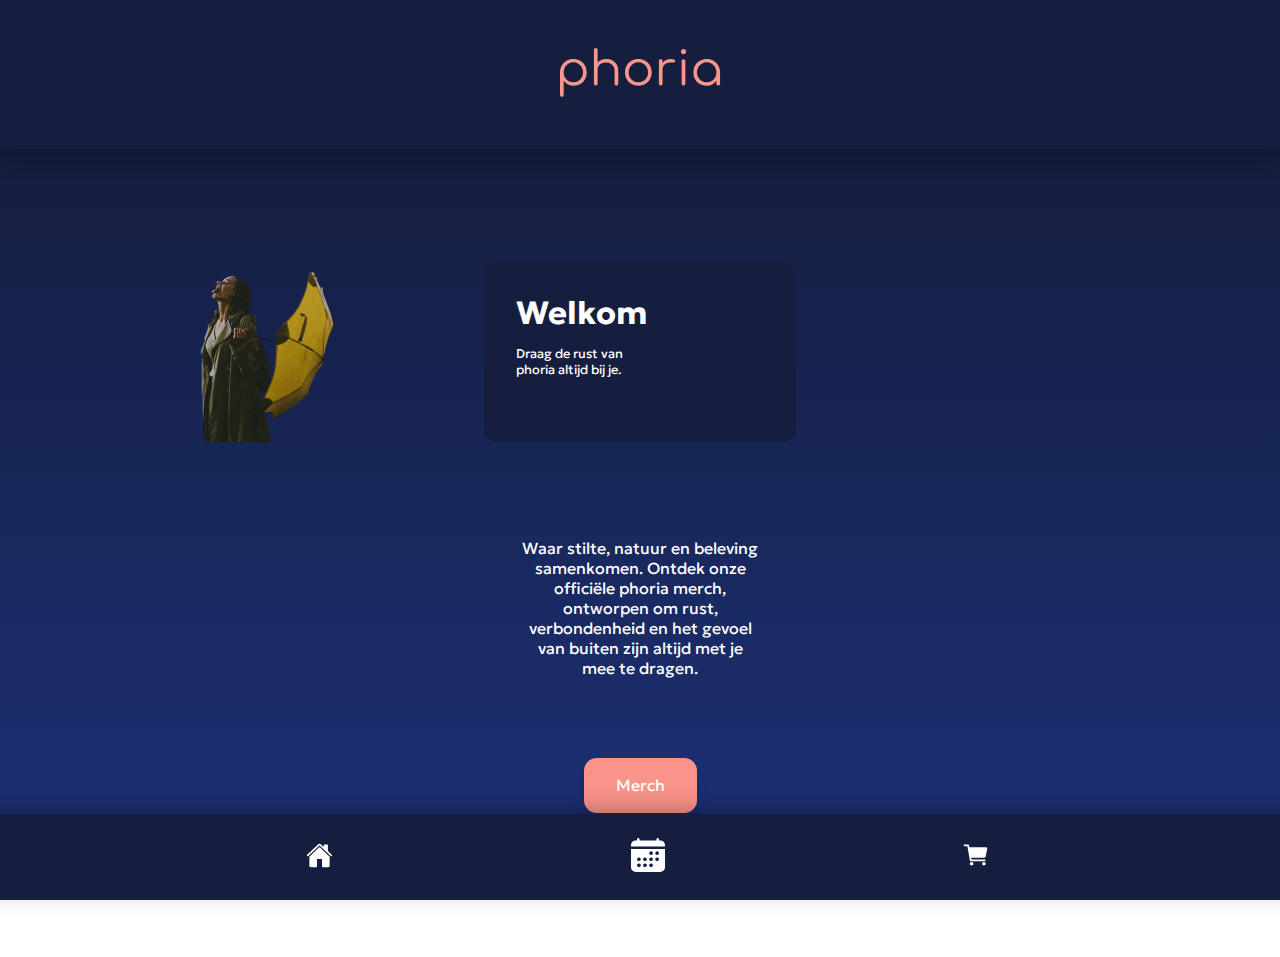
<file: index.html>
<!DOCTYPE html>
<html lang="en">
<head>
    <meta charset="UTF-8">
    <meta name="viewport" content="width=device-width, initial-scale=1.0">
    <title>Merch app</title>
    <link rel="stylesheet" href="style.css">
    
    
</head>
<body>
   
    <header>
        <nav>
            <a href="index.html">
                <img src="images/logo.svg" alt="logo" class="logo">  

            </a>
        </nav>
    </header>

    <main>
        <section class="section1home">
            <div  class="div1back">
                <div class="div1">   
                    <h1>Welkom</h1>
                    <p class="p1home" >Draag de rust van phoria altijd bij je.</p>
                </div>
            </div>
            <img class="hero" src="images/hero.png" alt="hero-image">
        </section>

        <p class="p2home">Waar stilte, natuur en beleving samenkomen. Ontdek onze officiële phoria merch, ontworpen om rust, verbondenheid en het gevoel van buiten zijn altijd met je mee te dragen.</p>
        <div class="divbtn">
            <a class="button" href="merch.html">Merch</a>
        </div>
    </main>

    <footer>
        <a href="index.html">
            <img src="images/home-icon.svg" alt="home-icon">
        </a>

        <a href="calender.html">
            <img src="images/calender-icon.svg" alt="calender-icon">
        </a>

         <a href="mandje.html">
            <img src="images/cart-icon.svg" alt="cart-icon">
        </a>
    </footer>
</body>
</html>
</file>
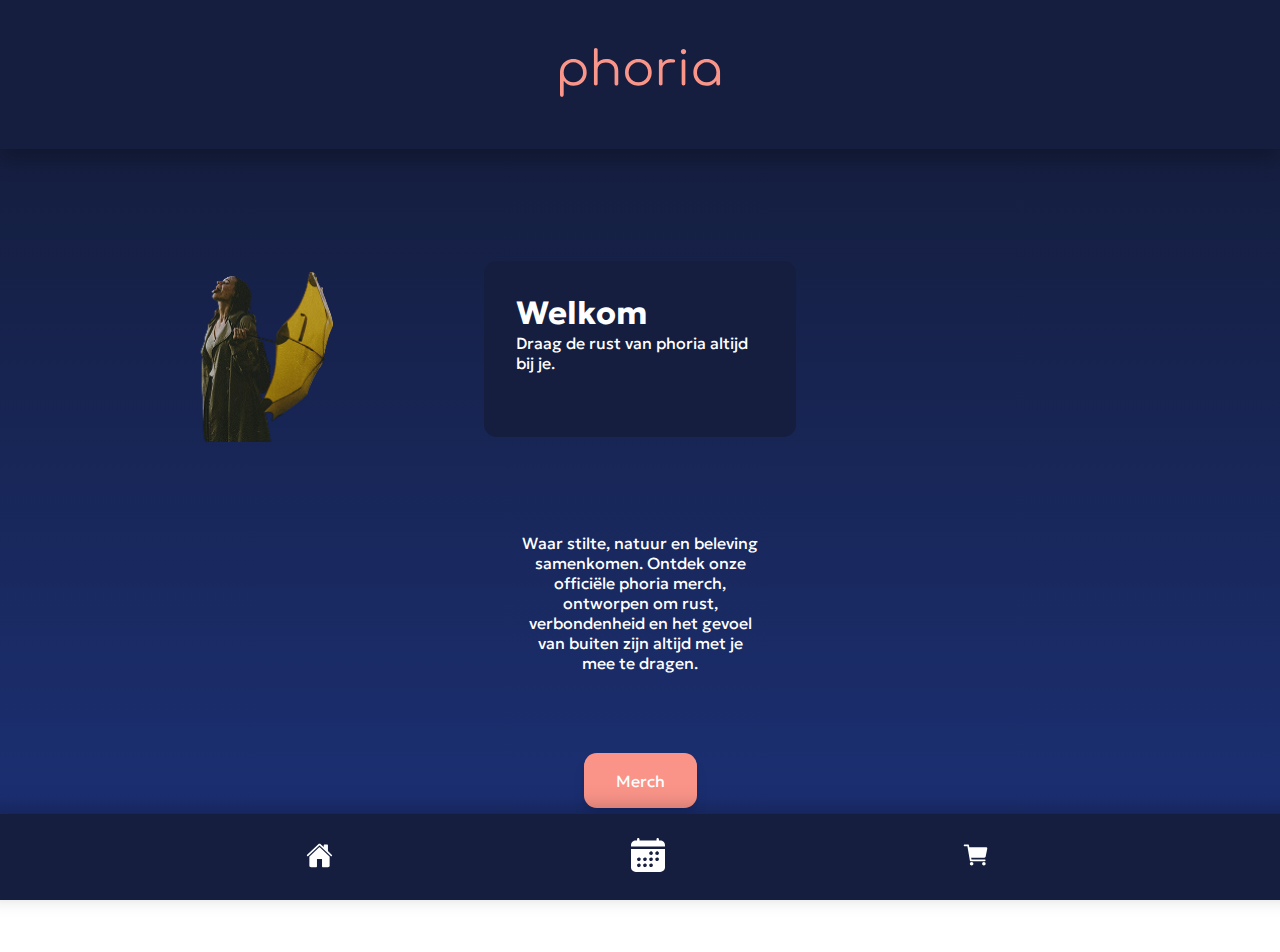
<file: Home/index.html>
<!DOCTYPE html>
<html lang="en">
<head>
    <meta charset="UTF-8">
    <meta name="viewport" content="width=device-width, initial-scale=1.0">
    <title>Merch app</title>
    <link rel="stylesheet" href="../style.css">
    
    
</head>
<body>
   
    <header>
        <nav>
            <a href="./index.html">
                <img src="../images/logo.svg" alt="logo" class="logo">  

            </a>
        </nav>
    </header>

    <main>
        <section class="section1home">
            <div  class="div1back">
                <div class="div1">   
                    <h1>Welkom</h1>
                    <p>Draag de rust van phoria altijd bij je.</p>
                </div>
            </div>
            <img class="hero" src="../images/hero.png" alt="hero-image">
        </section>

        <p class="p2home">Waar stilte, natuur en beleving samenkomen. Ontdek onze officiële phoria merch, ontworpen om rust, verbondenheid en het gevoel van buiten zijn altijd met je mee te dragen.</p>
        <div class="divbtn">
            <a class="button" href="../Merch/merch.html">Merch</a>
        </div>
    </main>

    <footer>
        <a href="index.html">
            <img src="../images/home-icon.svg" alt="home-icon">
        </a>

        <a href="../calender.html">
            <img src="../images/calender-icon.svg" alt="calender-icon">
        </a>

         <a href="../mandje.html">
            <img src="../images/cart-icon.svg" alt="cart-icon">
        </a>
    </footer>
</body>
</html>
</file>
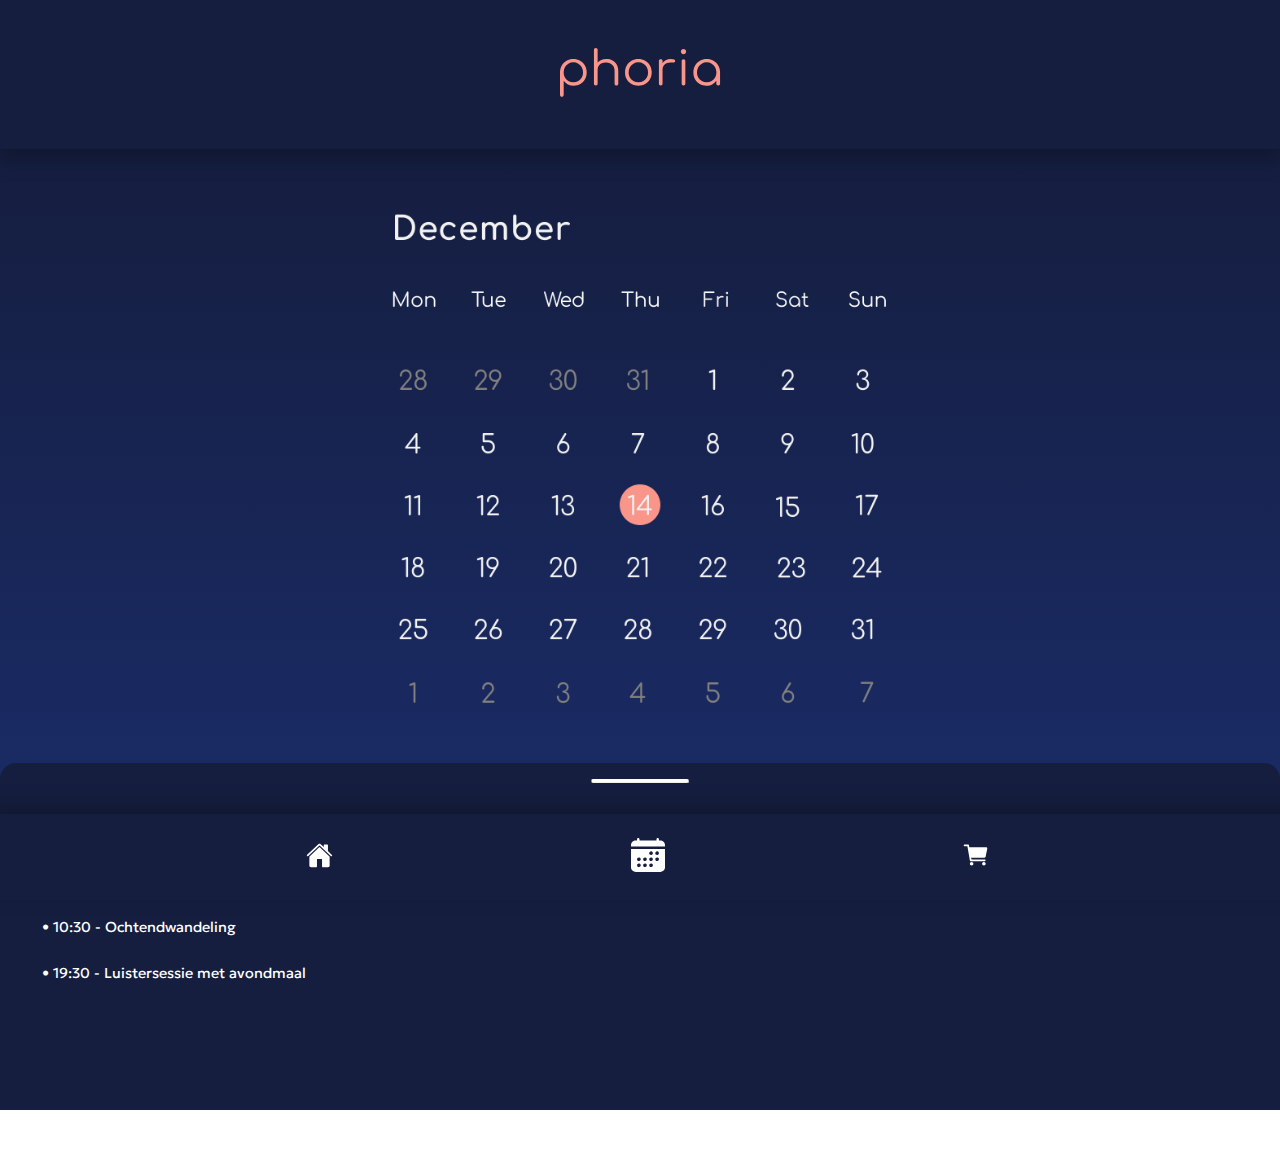
<file: calender.html>
<!DOCTYPE html>
<html lang="en">
<head>
    <meta charset="UTF-8">
    <meta name="viewport" content="width=device-width, initial-scale=1.0">
    <title>Calender</title>
    <link rel="stylesheet" href="style.css">
</head>
<body>
    <header>
        <nav>
            <a href="index.html">
                <img src="images/logo.svg" alt="logo" class="logo">  
            </a>
        </nav>
    </header>

    <main>
        <div >
            <img class="calenderimg" src="images/calender.png" alt="Calender">
        </div>

        <div class="planning" >
            <hr class="line1">
            <div class="datum" >
                <p>Donderdag 14 December</p>
                <hr class="line2" >
            </div>
            
            <div class="afspraken" >
                <p>• 10:30 - Ochtendwandeling</p>
                <p class="p2">• 19:30 - Luistersessie met avondmaal</p>
            </div>
        </div>
    </main>

    <footer>
        <a href="index.html">
            <img src="images/home-icon.svg" alt="home-icon">
        </a>

        <a href="calender.html">
            <img src="images/calender-icon.svg" alt="calender-icon">
        </a>

         <a href="mandje.html">
            <img src="images/cart-icon.svg" alt="cart-icon">
        </a>
    </footer>

</body>
</html>
</file>
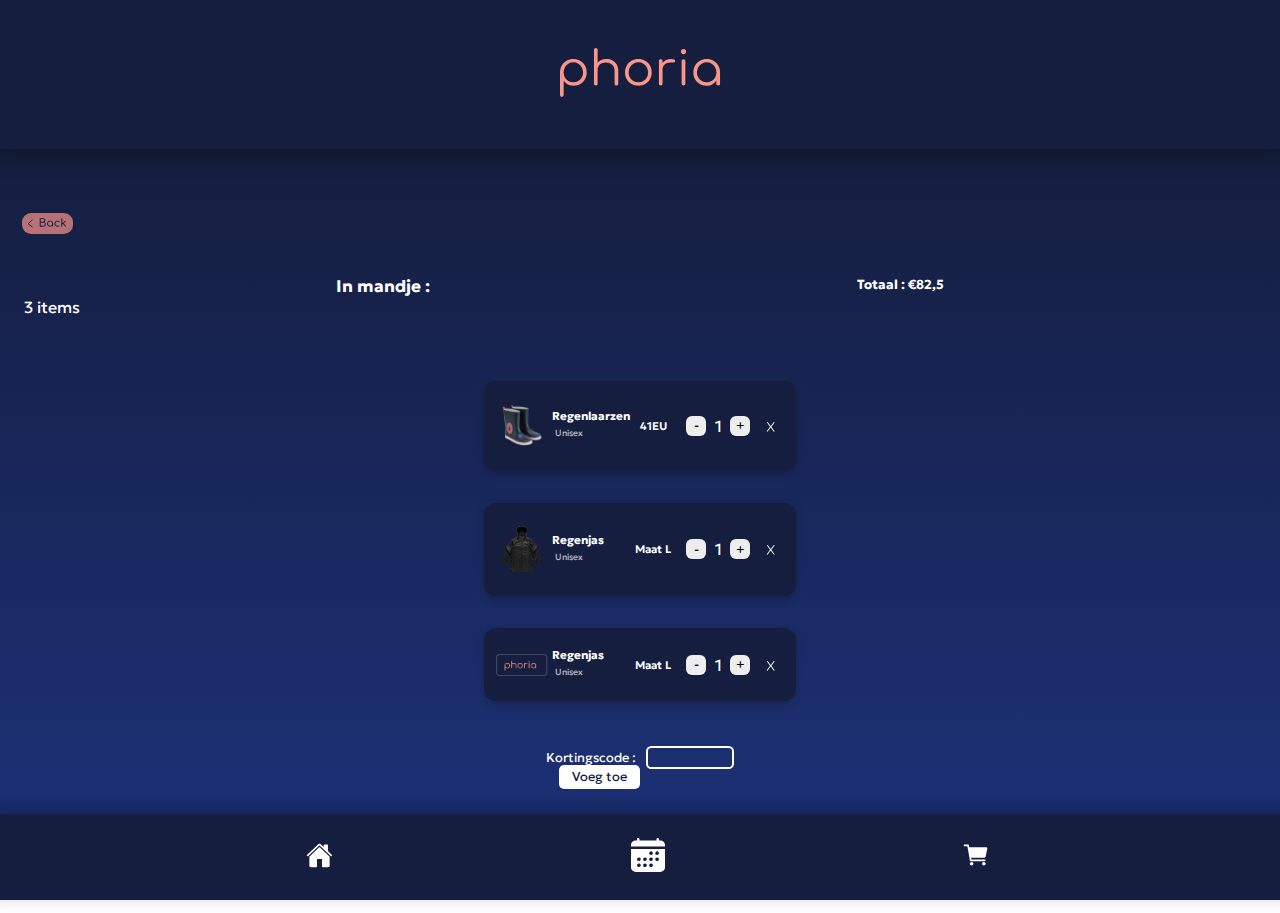
<file: mandje.html>
<!DOCTYPE html>
<html lang="en">
<head>
    <meta charset="UTF-8">
    <meta name="viewport" content="width=device-width, initial-scale=1.0">
    <title>Mandje</title>
    <link rel="stylesheet" href="style.css">
</head>
<body>
    <header>
        <nav>
            <a href="./Home/index.html">
                <img src="../images/logo.svg" alt="logo" class="logo">  
            </a>
        </nav>
    </header>
    <main>
        <a href="./Home/index.html">
            <img  class="back-btn" src="../images/back-button.svg" alt="back-button">
        </a>

        <div class="checkoutdiv1">
            <h2>In mandje :</h2>
            <h3>Totaal : €82,5 </h3>
        </div>

        <p class="checkoutp1">3 items</p>

        <section class="checkout">
            <div class="checkoutdiv2">
                <div class="product-info">
                    <img class="checkoutimg1" src="./images/regenlaarzen.png" alt="Regenlaarzen">
                    <div class="product-text">
                        <h4>Regenlaarzen</h4>
                        <p>Unisex</p>
                    </div>
                </div>
                
                <div  class="product-size">
                    41EU
                </div>
                
                <div class="quantity">
                    <button>-</button>
                    <span>1</span>
                    <button>+</button>
                </div>

                    <a href="#" class="delete" >
                        <img src="./images/delete.svg" alt="Delete">
                    </a>
            </div>

            <div class="checkoutdiv2">
                <div class="product-info">
                    <img class="checkoutimg1" src="./images/regenjas.png" alt="Regenjas">
                    <div class="product-text" >
                    <h4>Regenjas</h4>
                    <p>Unisex</p>
                    </div>
                </div>

                <div  class="product-size">
                    Maat L
                </div>
                
                <div class="quantity">
                    <button>-</button>
                    <span>1</span>
                    <button>+</button>
                </div>
                    
                    <a href="#" class="delete" >
                        <img src="./images/delete.svg" alt="Delete">
                    </a>
                </div>
            </div>

            <div class="checkoutdiv2">
                <div class="product-info">
                    <img class="checkoutimg1" src="./images/sticker.png" alt="Sticker">
                    <div class="product-text">
                        <h4>Regenjas</h4>
                        <p>Unisex</p>
                    </div>
                </div>

                <div  class="product-size">
                    Maat L
                </div>

                <div class="quantity">
                    <button>-</button>
                    <span>1</span>
                    <button>+</button>
                </div>
                    
                    <a href="#" class="delete" >
                        <img src="./images/delete.svg" alt="Delete">
                    </a>
                
            </div>
        </section>

        <div class="korting" >
            <form action="korting-form">
                    <div>
                        <label for="Kortingscode">Kortingscode : </label>
                        <input type="text" id="Name">
                    </div>
            <a href="#">Voeg toe</a>
        </div>
    </main>

    <footer>
        <a href="./Home/index.html">
            <img src="../images/home-icon.svg" alt="home-icon">
        </a>

        <a href="calender.html">
            <img src="../images/calender-icon.svg" alt="calender-icon">
        </a>

         <a href="cart.html">
            <img src="../images/cart-icon.svg" alt="cart-icon">
        </a>
    </footer>

</body>
</html>
</file>
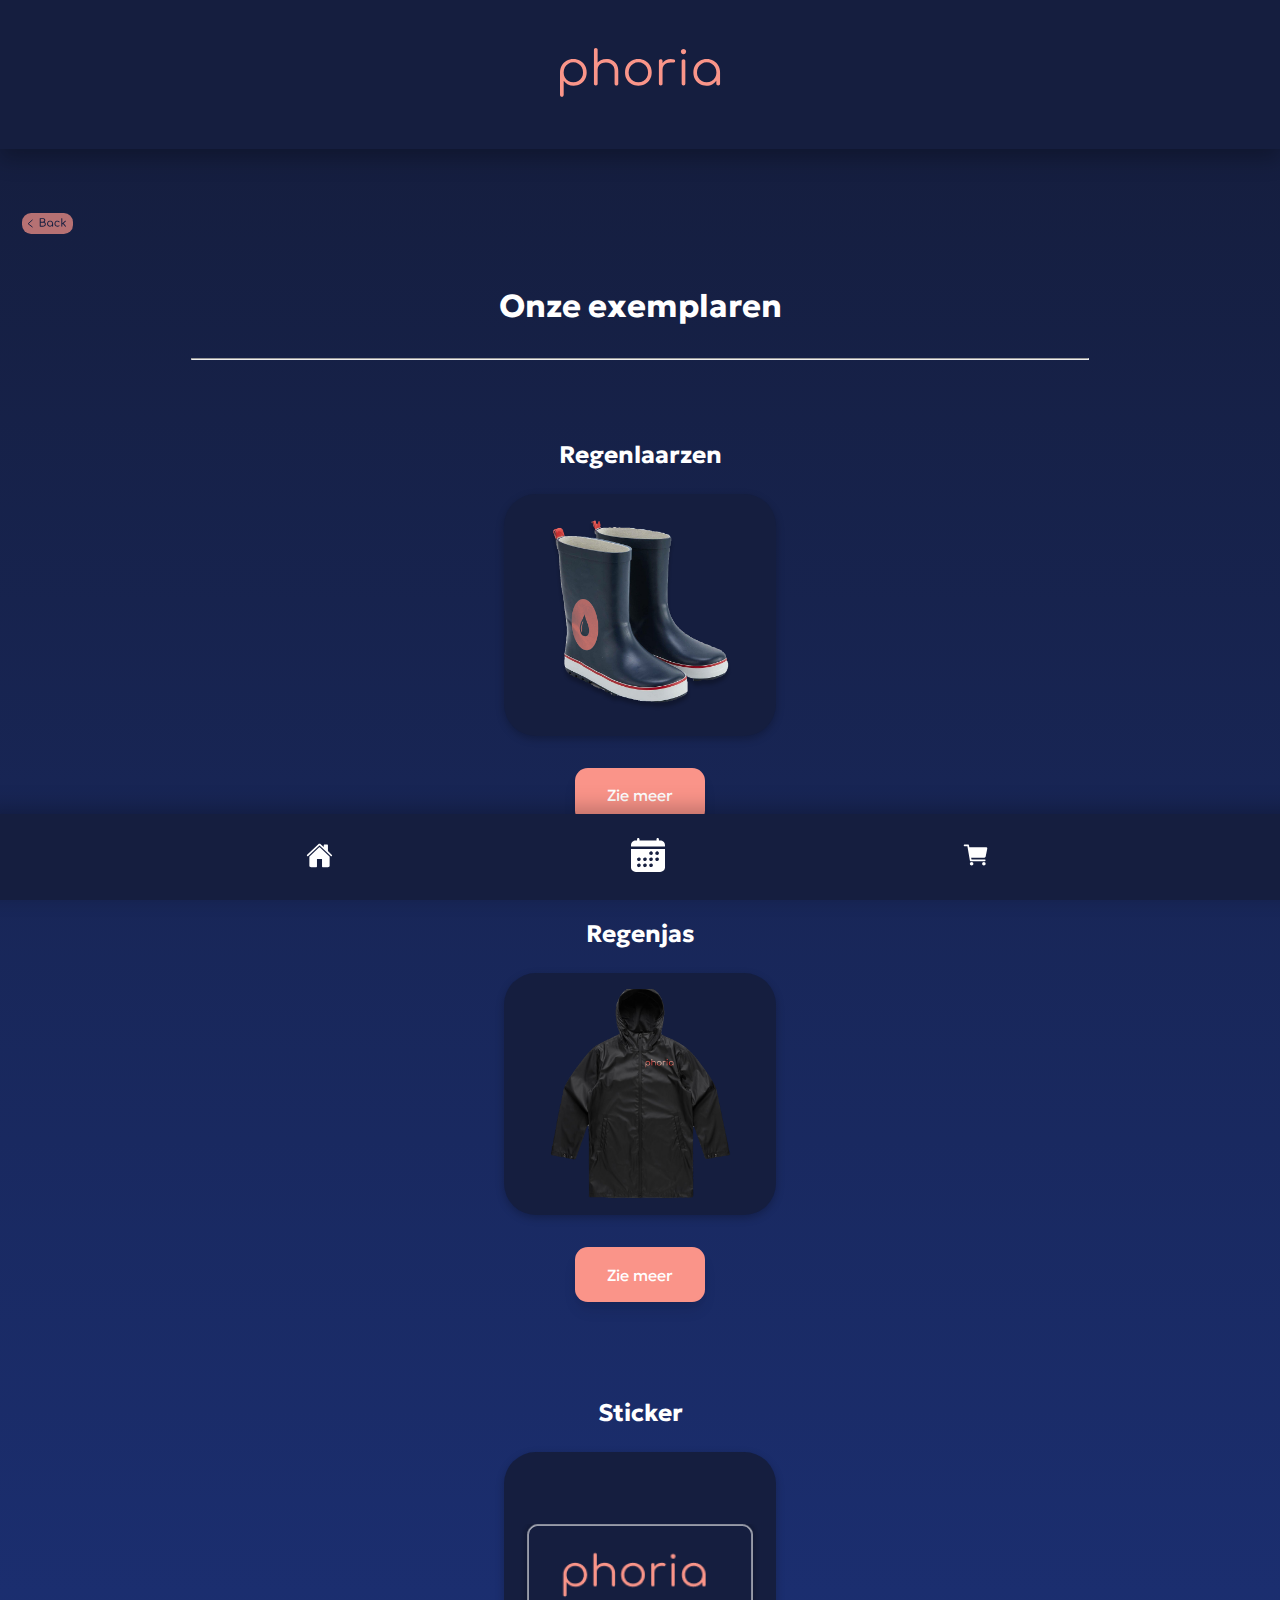
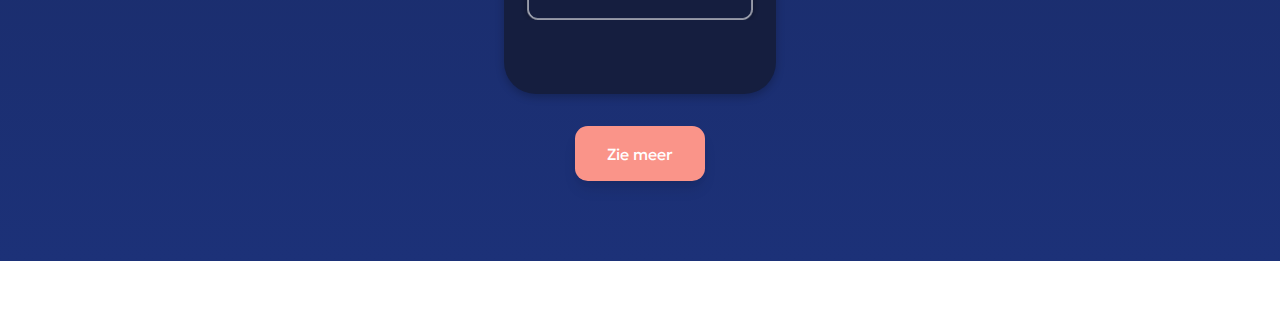
<file: merch.html>
<!DOCTYPE html>
<html lang="en">
<head>
    <meta charset="UTF-8">
    <meta name="viewport" content="width=device-width, initial-scale=1.0">
    <title>Merch</title>
    <link rel="stylesheet" href="style.css">
    
    
</head>
<body>
    <header>
        <nav>
            <a href="index.html">
                <img src="images/logo.svg" alt="logo" class="logo">  

            </a>
        </nav>
    </header>

    <main>
        <a href="index.html">
            <img class="back-btn" src="images/back-button.svg" alt="back-button">
        </a>
        <section class="section1merch">
            <h1>Onze exemplaren</h1>
            <hr>

            <div>
                <h2>Regenlaarzen</h2>
                <div class="kader-merch" >
                    <img class="merchitems" src="images/regenlaarzen.png" alt="regenlaarzen">
                </div>
                <a class="button" href="regenlaarzen.html">Zie meer</a>
            </div>

            <div>
                <h2>Regenjas</h2>
                <div class="kader-merch">
                    <img class="merchitems" src="images/regenjas.png" alt="regenjas">
                </div>
                <a class="button" href="regenjas.html">Zie meer</a>
            </div>

            <div>
                <h2>Sticker</h2>
                <div class="kader-merch">
                    <img class="merchitems" id="sticker" src="images/sticker.png" alt="sticker">
                </div>
                <a class="button" href="sticker.html">Zie meer</a>
            </div>
        </section>
    </main>

    <footer>
        <a href="index.html">
            <img src="images/home-icon.svg" alt="home-icon">
        </a>

        <a href="calender.html">
            <img src="images/calender-icon.svg" alt="calender-icon">
        </a>

         <a href="mandje.html">
            <img src="images/cart-icon.svg" alt="cart-icon">
        </a>
    </footer>
</body>
</html>
</file>
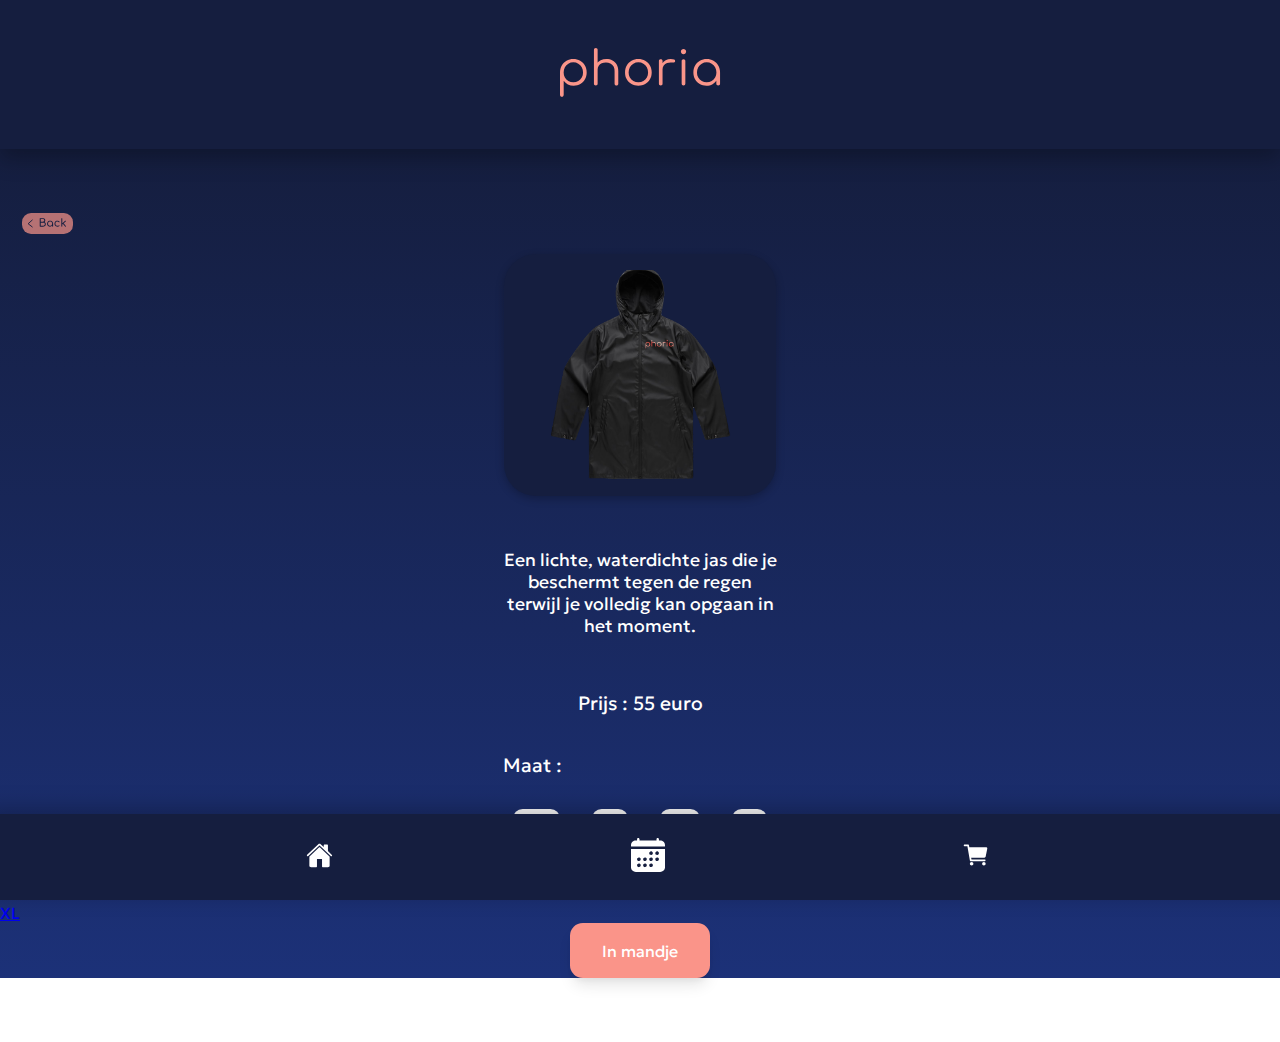
<file: regenjas.html>
<!DOCTYPE html>
<html lang="en">
<head>
    <meta charset="UTF-8">
    <meta name="viewport" content="width=device-width, initial-scale=1.0">
    <title>Regenjas</title>
    <link rel="stylesheet" href="style.css">
</head>
<body>
    <header>
        <nav>
            <a href="index.html">
                <img src="../images/logo.svg" alt="logo" class="logo">  
            </a>
        </nav>
    </header>

    <main>
        <a href="home.html">
            <img class="back-btn" src="../images/back-button.svg" alt="back-button">
        </a>

        <section>
            <div class="kader-merch">
                <img class="merchitems" src="./images/regenjas.png" alt="Regenjas">
            </div>

            <div>
                <p class="regenlaarzenp1">Een lichte, waterdichte jas die je beschermt tegen de regen terwijl je volledig kan opgaan in het moment.</p>
            </div>

            <div>
                <p class="regenlaarzenp2">Prijs : 55 euro</p>
                <p class="regenlaarzenp3">Maat : </p>
            </div>
            <div class="maattabel">
                <div class="maat-rij" >
                    <a  class="maten1" href="#">XS</a>
                    <a  class="maten1" href="#">S</a>
                    <a  class="maten1" href="#">M</a>
                    <a  class="maten1" href="#">L</a>
                </div>
            </div>

            <div>
                <a href="#">XL</a>
                
            </div class="divbtn">
            <a class="button" href="mandje.html">In mandje</a>
        </section>
    </main>

    <footer>
        <a href="home.html">
            <img src="../images/home-icon.svg" alt="home-icon">
        </a>

        <a href="calender.html">
            <img src="../images/calender-icon.svg" alt="calender-icon">
        </a>

         <a href="cart.html">
            <img src="../images/cart-icon.svg" alt="cart-icon">
        </a>
    </footer>
</body>
</html>
</file>
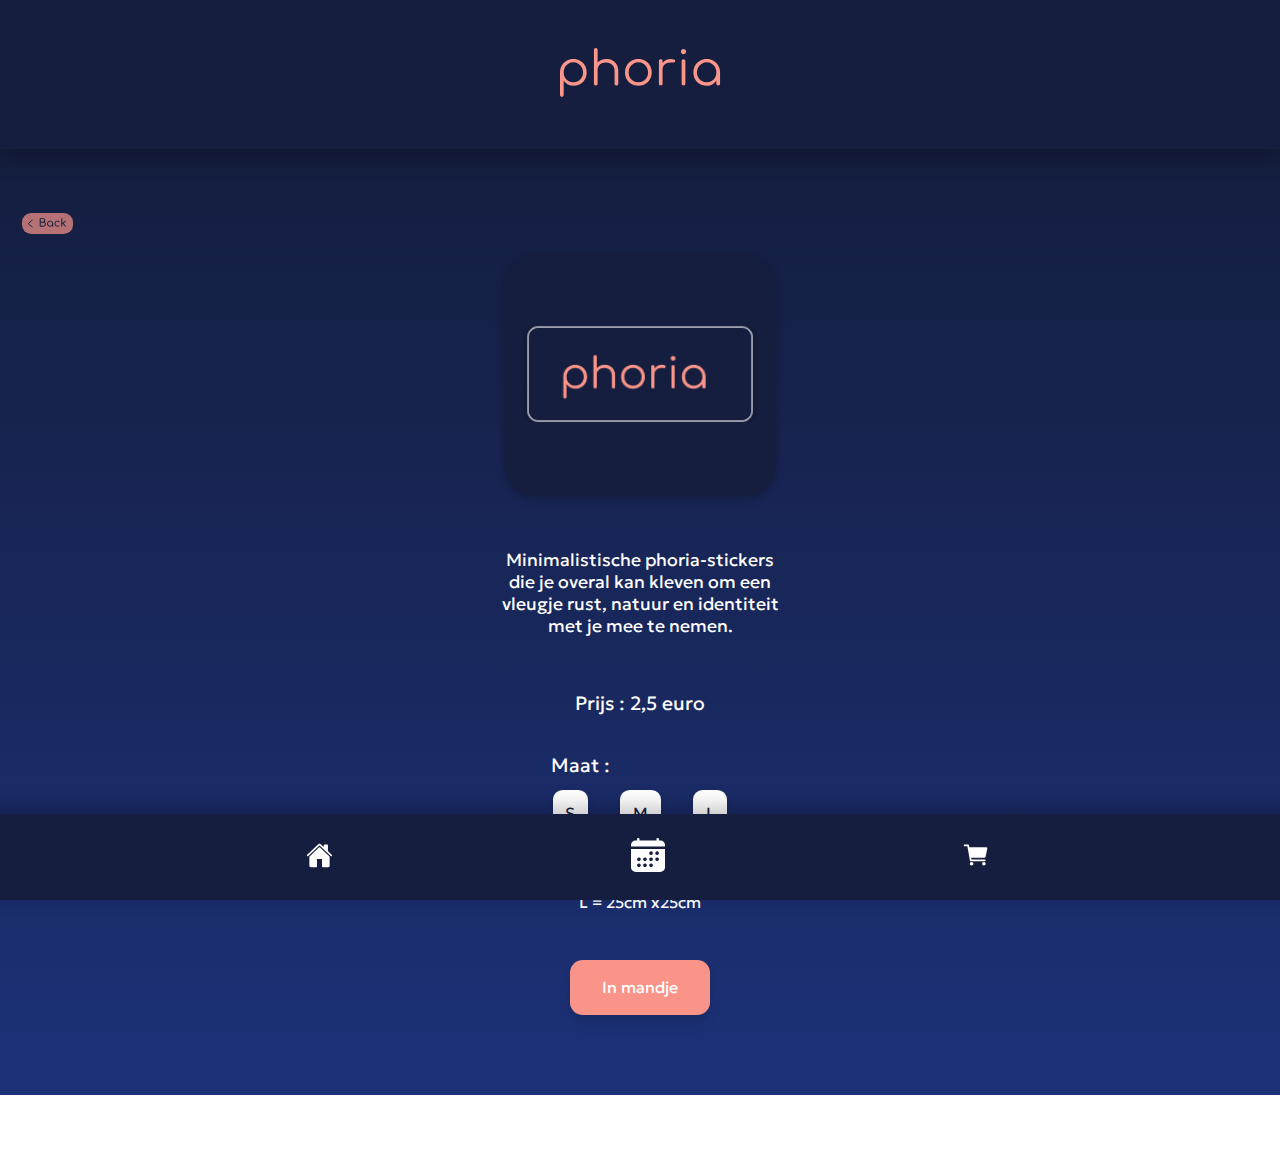
<file: sticker.html>
<!DOCTYPE html>
<html lang="en">
<head>
    <meta charset="UTF-8">
    <meta name="viewport" content="width=device-width, initial-scale=1.0">
    <title>Sticker</title>
    <link rel="stylesheet" href="style.css">
</head>
<body>
    <header>
        <nav>
            <a href="index.html">
                <img src="images/logo.svg" alt="logo" class="logo">  
            </a>
        </nav>
    </header>

    <main>
        <a href="index.html">
            <img class="back-btn" src="images/back-button.svg" alt="back-button">
        </a>

        <section class="section1sticker">
            <div class="kader-merch">
                <img class="merchitems" id="sticker" src="./images/sticker.png" alt="Sticker">
            </div>

            <div>
                <p class="regenlaarzenp1">Minimalistische phoria-stickers die je overal kan kleven om een vleugje rust, natuur en identiteit met je mee te nemen.</p>
            </div>

            <div>
                <p class="regenlaarzenp2">Prijs : 2,5 euro</p>
                <p class="regenlaarzenp3" id="p3">Maat : </p>
            </div>
            
            <div class="maattabel">
                <div  class="maat-rij">
                    <a class="maten1" href="#">S</a>
                    <a class="maten1" href="#">M</a>
                    <a class="maten1" href="#">L</a>
                </div>

                <div>
                    <p>S = 10cm x10cm</p>
                    <p>M = 15cm x15cm</p>
                    <p>L = 25cm x25cm</p>
                </div>
            </div>
            
            <div class="divbtn">
                <a class="button" href="mandje.html">In mandje</a>
            </div>

        </section>
    </main>

    <footer>
        <a href="index.html">
            <img src="images/home-icon.svg" alt="home-icon">
        </a>

        <a href="calender.html">
            <img src="images/calender-icon.svg" alt="calender-icon">
        </a>

         <a href="cart.html">
            <img src="images/cart-icon.svg" alt="cart-icon">
        </a>
    </footer>
</body>
</html>
</file>
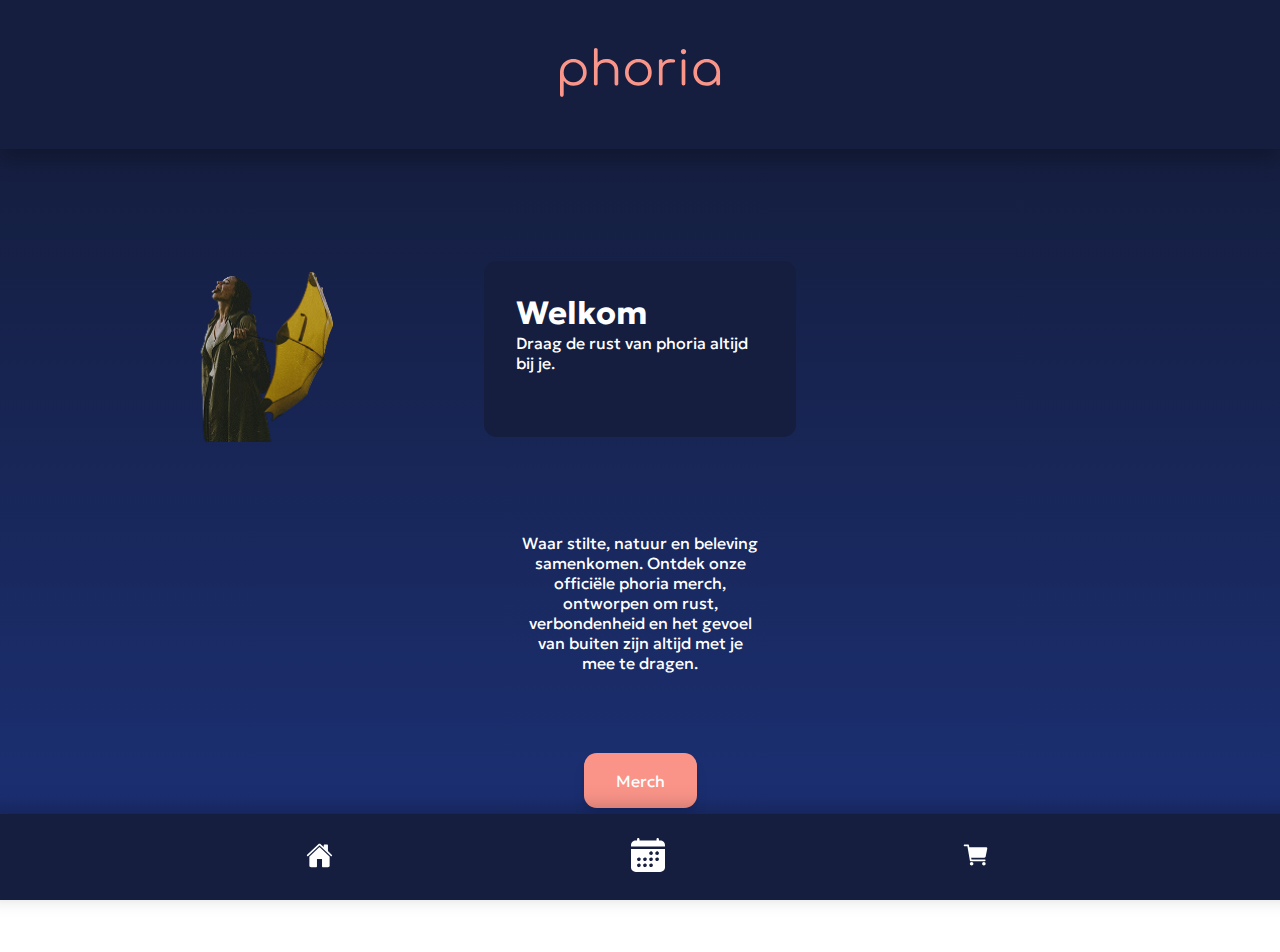
<file: Home/home.html>
<!DOCTYPE html>
<html lang="en">
<head>
    <meta charset="UTF-8">
    <meta name="viewport" content="width=device-width, initial-scale=1.0">
    <title>Merch app</title>
    <link rel="stylesheet" href="../style.css">
    
    
</head>
<body>
    <header>
        <nav>
            <a href="index.html">
                <img src="../images/logo.svg" alt="logo" class="logo">  

            </a>
        </nav>
    </header>

    <main>
        <section class="section1home">
            <div  class="div1back">
                <div class="div1">   
                    <h1>Welkom</h1>
                    <p>Draag de rust van phoria altijd bij je.</p>
                </div>
            </div>
            <img class="hero" src="../images/hero.png" alt="hero-image">
        </section>

        <p class="p2home">Waar stilte, natuur en beleving samenkomen. Ontdek onze officiële phoria merch, ontworpen om rust, verbondenheid en het gevoel van buiten zijn altijd met je mee te dragen.</p>
        <div class="divbtn">
            <a class="button" href="../Merch/merch.html">Merch</a>
        </div>
    </main>

    <footer>
        <a href="home.html">
            <img src="../images/home-icon.svg" alt="home-icon">
        </a>

        <a href="calender.html">
            <img src="../images/calender-icon.svg" alt="calender-icon">
        </a>

         <a href="cart.html">
            <img src="../images/cart-icon.svg" alt="cart-icon">
        </a>
    </footer>
</body>
</html>
</file>
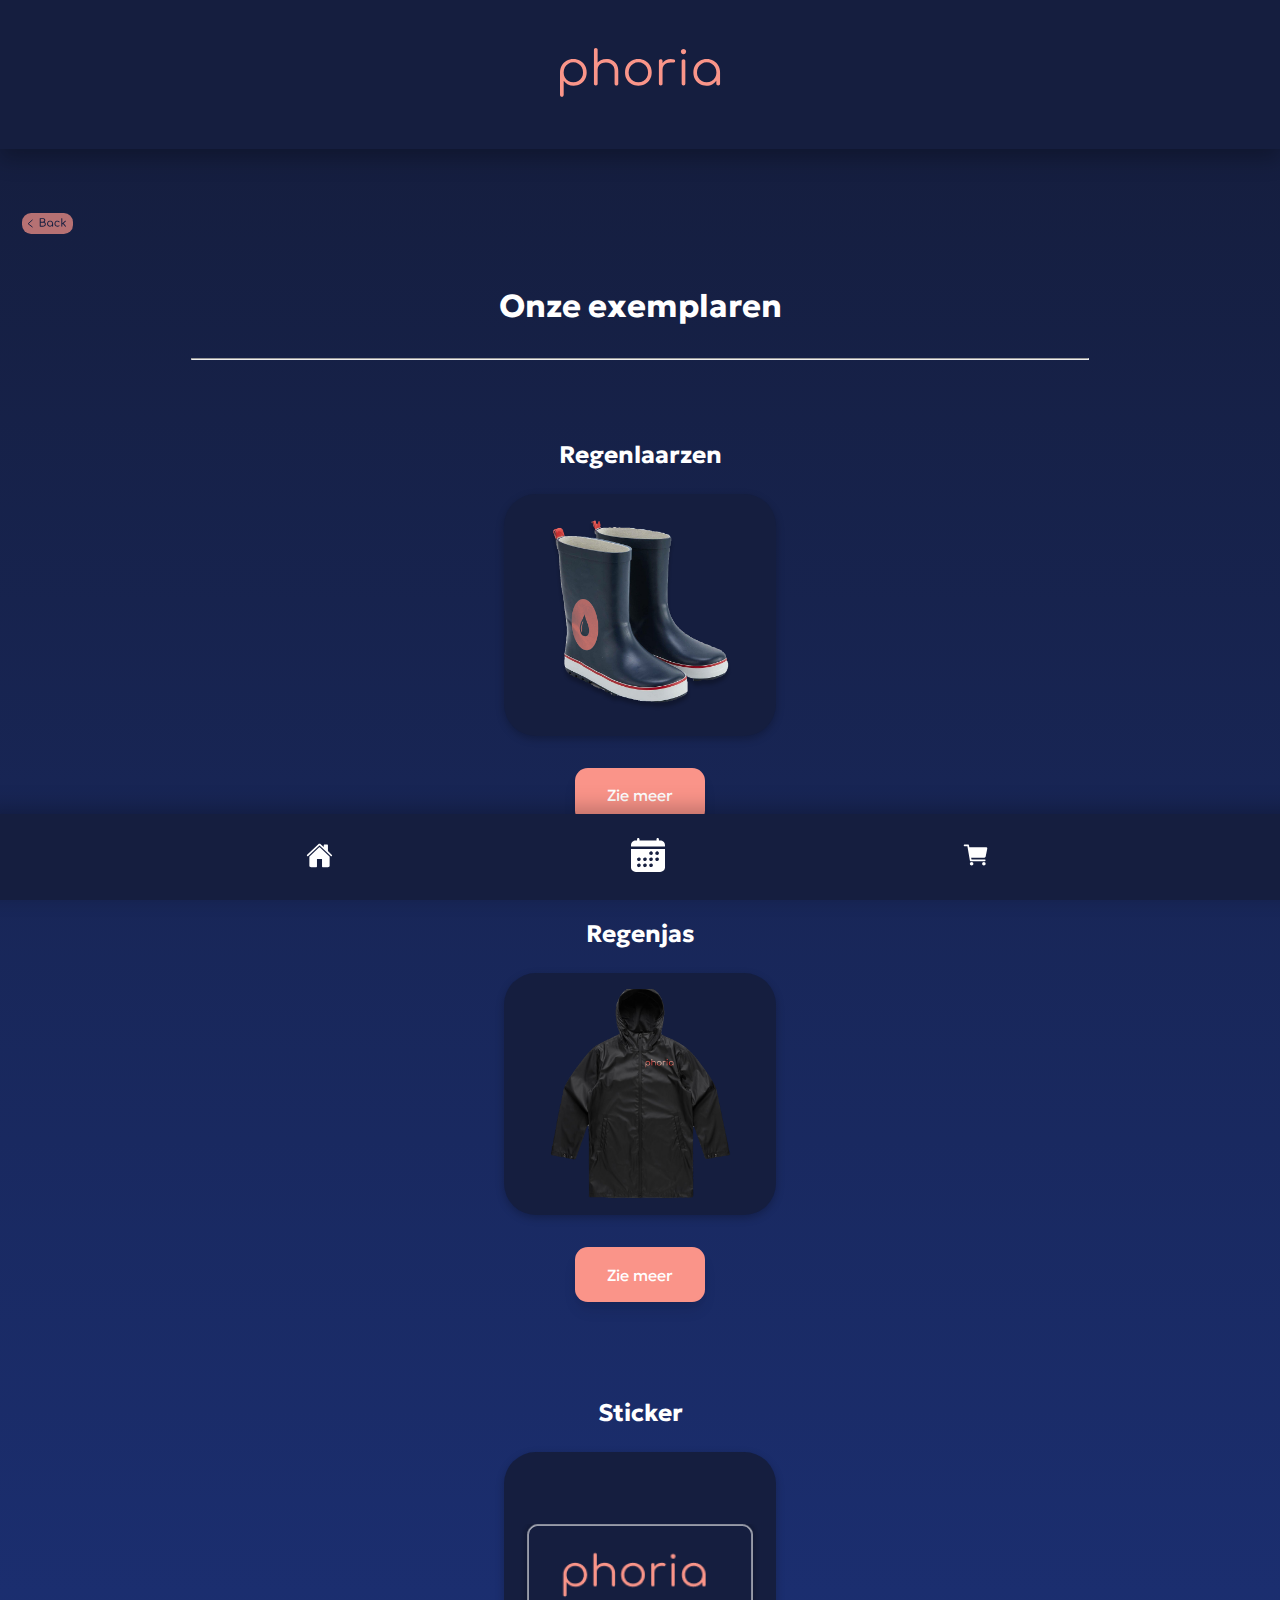
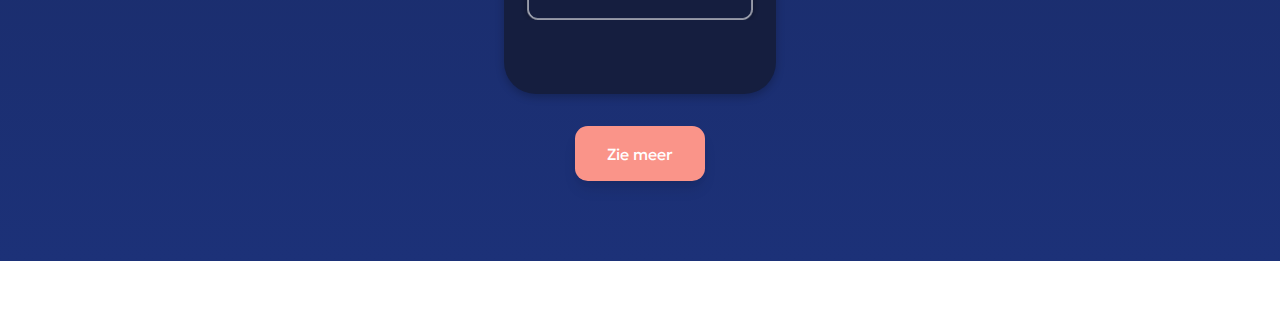
<file: Merch/merch.html>
<!DOCTYPE html>
<html lang="en">
<head>
    <meta charset="UTF-8">
    <meta name="viewport" content="width=device-width, initial-scale=1.0">
    <title>Merch</title>
    <link rel="stylesheet" href="../style.css">
    
    
</head>
<body>
    <header>
        <nav>
            <a href="index.html">
                <img src="../images/logo.svg" alt="logo" class="logo">  

            </a>
        </nav>
    </header>

    <main>
        <a href="../Home/home.html">
            <img class="back-btn" src="../images/back-button.svg" alt="back-button">
        </a>
        <section class="section1merch">
            <h1>Onze exemplaren</h1>
            <hr>

            <div>
                <h2>Regenlaarzen</h2>
                <div class="kader-merch" >
                    <img class="merchitems" src="../images/regenlaarzen.png" alt="regenlaarzen">
                </div>
                <a class="button" href="../regenlaarzen.html">Zie meer</a>
            </div>

            <div>
                <h2>Regenjas</h2>
                <div class="kader-merch">
                    <img class="merchitems" src="../images/regenjas.png" alt="regenjas">
                </div>
                <a class="button" href="regenjas.html">Zie meer</a>
            </div>

            <div>
                <h2>Sticker</h2>
                <div class="kader-merch">
                    <img class="merchitems" id="sticker" src="../images/sticker.png" alt="sticker">
                </div>
                <a class="button" href="sticker.html">Zie meer</a>
            </div>
        </section>
    </main>

    <footer>
        <a href="home.html">
            <img src="../images/home-icon.svg" alt="home-icon">
        </a>

        <a href="calender.html">
            <img src="../images/calender-icon.svg" alt="calender-icon">
        </a>

         <a href="cart.html">
            <img src="../images/cart-icon.svg" alt="cart-icon">
        </a>
    </footer>
</body>
</html>
</file>
<file: style.css>
@import url('https://fonts.googleapis.com/css2?family=Geologica:wght@100..900&display=swap');

*{
    font-family: Geologica;
    margin: 0;
    
}

body{
    overflow-x: hidden;
    overflow-y: auto;
    margin: 0;
    padding-bottom: 4em;
}

html {
  scroll-behavior: smooth;
                      
}

nav{
    background-color: #151E3F;
    display: block;
    position: relative;
    padding: 3em;
    box-shadow: 0 10px 20px rgba(0, 0, 0, 0.25);
    text-align: center;
}

main{
    background: #151E3F;
background: linear-gradient(180deg, rgba(21, 30, 63, 1) 0%, rgba(28, 49, 120, 1) 100%);
  color: white;

}

.div1back{
  background: #151E3F;
  border-radius: 0.8em;
  padding: 2em;
  width: 100%;
  max-width: 15.5em;
  text-align: left;
  display: block;
  margin: 0 auto;
  transform: translateY(7em);
  padding-bottom: 4em;
  
  
}

.hero{
  position: absolute;
    top: 11.4em;
    left: 8em;
    width: 13em;
  
}
.section1home{
  padding-bottom: 10em;
}

.p1home{
  font-size: 0.8em;
  width: 100%;
  max-width: 9em;
  padding-top: 1em;
}

.p2home{
  width: 100%;
  max-width: 15em;
  text-align: center;
  display: flex;
 justify-content: center;
 margin: 0 auto;
 padding-bottom: 5em;
 padding-top: 5em;
 font-size: 1em;
 margin-top: -2em;
}

.button {
  text-decoration: none;
  padding-top: 1.1em;
  padding-right: 2em;
  padding-bottom: 1.1em;
  padding-left: 2em;
  background: #fa9489;
  display: block;
  width: fit-content;
  margin: 0 auto;
  border-radius: 0.8em;
  color: white;
  transition: transform 0.2s ease;
  box-shadow: rgba(0, 0, 0, 0.1) 0px 10px 15px -3px, rgba(0, 0, 0, 0.05) 0px 4px 6px -2px;
  
}


.button:hover{
  transform: scale(1.08);
 
}


footer{
  position: fixed;
  bottom: 0;
  left: -1em;
  width: 100%;
  background-color: #151E3F;
  display: flex;
  justify-content: space-evenly;
  padding: 1.5em;
  box-shadow: 0 -6px 20px rgba(0, 0, 0, 0.25);
  align-items: center;
}

footer a{
  transition: transform 0.2s ease;
  
}

footer a:hover{
  transition: all 0.2s ease ease-in;
  opacity: 60%;
  transform: scale(1.08);
}



 
.divbtn{
  padding-bottom: 5em;
}

.section1merch h1{
  text-align: center;
  padding-top: 1em;
  
}

.section1merch hr{
  width: 70%;
  margin: 2em auto;
  margin-bottom: -1em;
 
}

.back-btn{
  padding-top: 4em;
  padding-left: 2em;
  transition: transform 0.2s ease;
  height: 2em;
  height: 1.3em;
  margin-left: -0.6em;
  padding-bottom: 1em;
}

.back-btn:hover{
  transform: scale(1.08);
}

.section1merch h2{
  text-align: center;
  padding-top: 4em;
  padding-bottom: 1em;
  
}
.merchitems{
  width: 100%;
  object-fit: cover;
  display: flex;
  align-items: center;
  height: 100%;
  
}

.kader-merch{
  padding: 1em;
  background: #151E3F;
  max-width: 15em;
  display: flex;
  margin: 0 auto;
  justify-content: center;
  border-radius: 2em;
  height: 210px;
box-shadow: rgba(0, 0, 0, 0.24) 0px 3px 8px;
  

}

.section1merch .button{
  margin-top: 2em;
}

.section1merch{
  padding-bottom: 5em;
}

#sticker{
  width: 150%;
  height:6em;
  padding-top: 3.5em;
}

.regenlaarzenp1{
  padding-top: 3em;
  width: 100%;
  max-width: 16em;
  text-align: center;
  display: flex;
  margin: 0 auto;
  font-size: 1.1em;
  padding-bottom: 2em;
}

.regenlaarzenp2{
  text-align: left;
  align-items: center;
  display: flex;
  flex-direction: column;
  margin: 0 auto;
  font-size: 1.2em;
  padding-top: 1em;
  

}

.regenlaarzenp3{
  text-align: left;
  align-items: center;
  display: flex;
  flex-direction: column;
  margin: 0 auto;
  transform: translateX(-5.6em);
  padding-top: 2em;
  font-size: 1.2em;
}

.maten1{
  text-decoration: none;
  padding: em;
  color: #151E3F;
  background-color: white;
  padding: 0.5em;
  border-radius: 0.6em;
  text-align: center;
  padding: 0.8em;
  box-shadow: rgba(0, 0, 0, 0.1) 0px 10px 15px -3px, rgba(0, 0, 0, 0.05) 0px 4px 6px -2px;
}


.maten2{
 text-decoration: none;
  color: #151E3F;
  background-color: white;
  padding: 0.5em;
  border-radius: 0.6em;
  padding: 0.8em;
  box-shadow: rgba(0, 0, 0, 0.1) 0px 10px 15px -3px, rgba(0, 0, 0, 0.05) 0px 4px 6px -2px;
  
}

.maat-rij a:hover{
  transform: scale(1.08);
}

.maattabel{
  display: flex;
  flex-direction: column;
  align-items: center;
  gap: 1em;
  text-align: center;

  padding-top: 2em;
  margin-bottom: 3em;
}

.maat-rij{
  display: flex;
  gap: 2em;
  transition: transform 0.2s ease;
  
}

.maat-rij a{
  background:white;
}

#maten2XL{
  transform: translateX(-6.5em);
}

#p3{
  padding-left: 5em;
  margin-bottom: -1em;
}


.checkoutdiv1{
  display: flex;
  justify-content: space-evenly;
  gap: 8em;
  padding-top: 2em;
  font-size: 0.7em;
}

.checkoutp1{
  transform: translatex(1.5em);
  padding-bottom: 4em;
  
}

.checkoutimg1{
  width: 100%;
  max-width: 6em;
  transform: translateX(-1em);
}

.checkoutdiv2 {
  display: flex;
  align-items: center;
  justify-content: space-between;
  padding:  20px;
  border-radius: 12px;
  background: #151E3F;
  width: 100%;
  max-width: 17em;
  margin: 0 auto;
  margin-bottom: 2em;
  box-shadow: rgba(0, 0, 0, 0.24) 0px 3px 8px;
}

.product-info{
  display: flex;
  align-items: center;
  flex: 1;
  gap: 1em;
  font-size: 0.55em;
  
}

.product-text h4{
  margin: 0;
  font-size: 1.3em;
  transform: translatex(-1.2em);
}

.product-info p{
  margin: 4px;
  opacity: 0.7;
  transform: translatex(-1.7em);
}

.product-size{
  flex: 0 0 80px;
  text-align: center;
  font-weight: 600;
  transform: translateX(-0.8em);
  font-size: 0.7em;
}

.size{
  min-width: 60px;
  text-align: center;
  
}

.quantity{
  display: flex;
  align-items: center;
  gap: 2px;
  transform: translateX(-1em);
}

.quantity button {
    width: 20px;
    height: 20px;
    border-radius: 6px;
    border: none;
    background: #eee;
    cursor: pointer;
}

.quantity span {
    min-width: 20px;
    text-align: center;
}

.delete img {
    width: 10px;
    height: 10px;
    cursor: pointer;
}

.korting{
  padding-bottom: 5em;
  display: flex;
  justify-content: center;
  font-size: 0.8em;
  margin: 0 auto;
  padding-top: 1em;
  
}

.korting input{
  background-color: transparent;
  border: solid white 0.2em;
  color: white;
  caret-color: white;
  outline: none;
  border-radius: 0.4em;
  margin-left: 0.5em;
  max-width: 6em;
  

}

.korting a{
  text-decoration: none;
  color: #151E3F;
  background-color: white;
  padding-left: 1em;
  padding-right: 1em;
  padding-top: 0.3em;
  padding-bottom: 0.3em;
  border-radius: 0.4em;
  margin-left: 1em;
}

.calenderimg{
  width: 100%;
  max-width: 40em;
  display: flex;
  margin: 0 auto;
  padding-top: 1em;
  
}

.planning{
  padding: 8em;
  background-color: #151E3F;
  border-top-left-radius: 1em;
  border-top-right-radius: 1em;
  
  
}

.line1{
  transform: translateY(-7em);
  max-width: 6em;
  margin: 0 auto;
  border-top: 3px solid white;
  border-radius: 1em;
}

.datum{
  transform: translateY(-4em);
  margin-left: -6em;
  margin-bottom: -2em;
  font-size: 0.9em;
}

.line2{
  width: 150%;
  margin-top: 0.2em;
}

.afspraken{
  margin-left: -6em;
  padding-top: 2em;
  font-size: 0.9em;
}

.afspraken .p2{
  margin-top: 2em;
}
</file>
